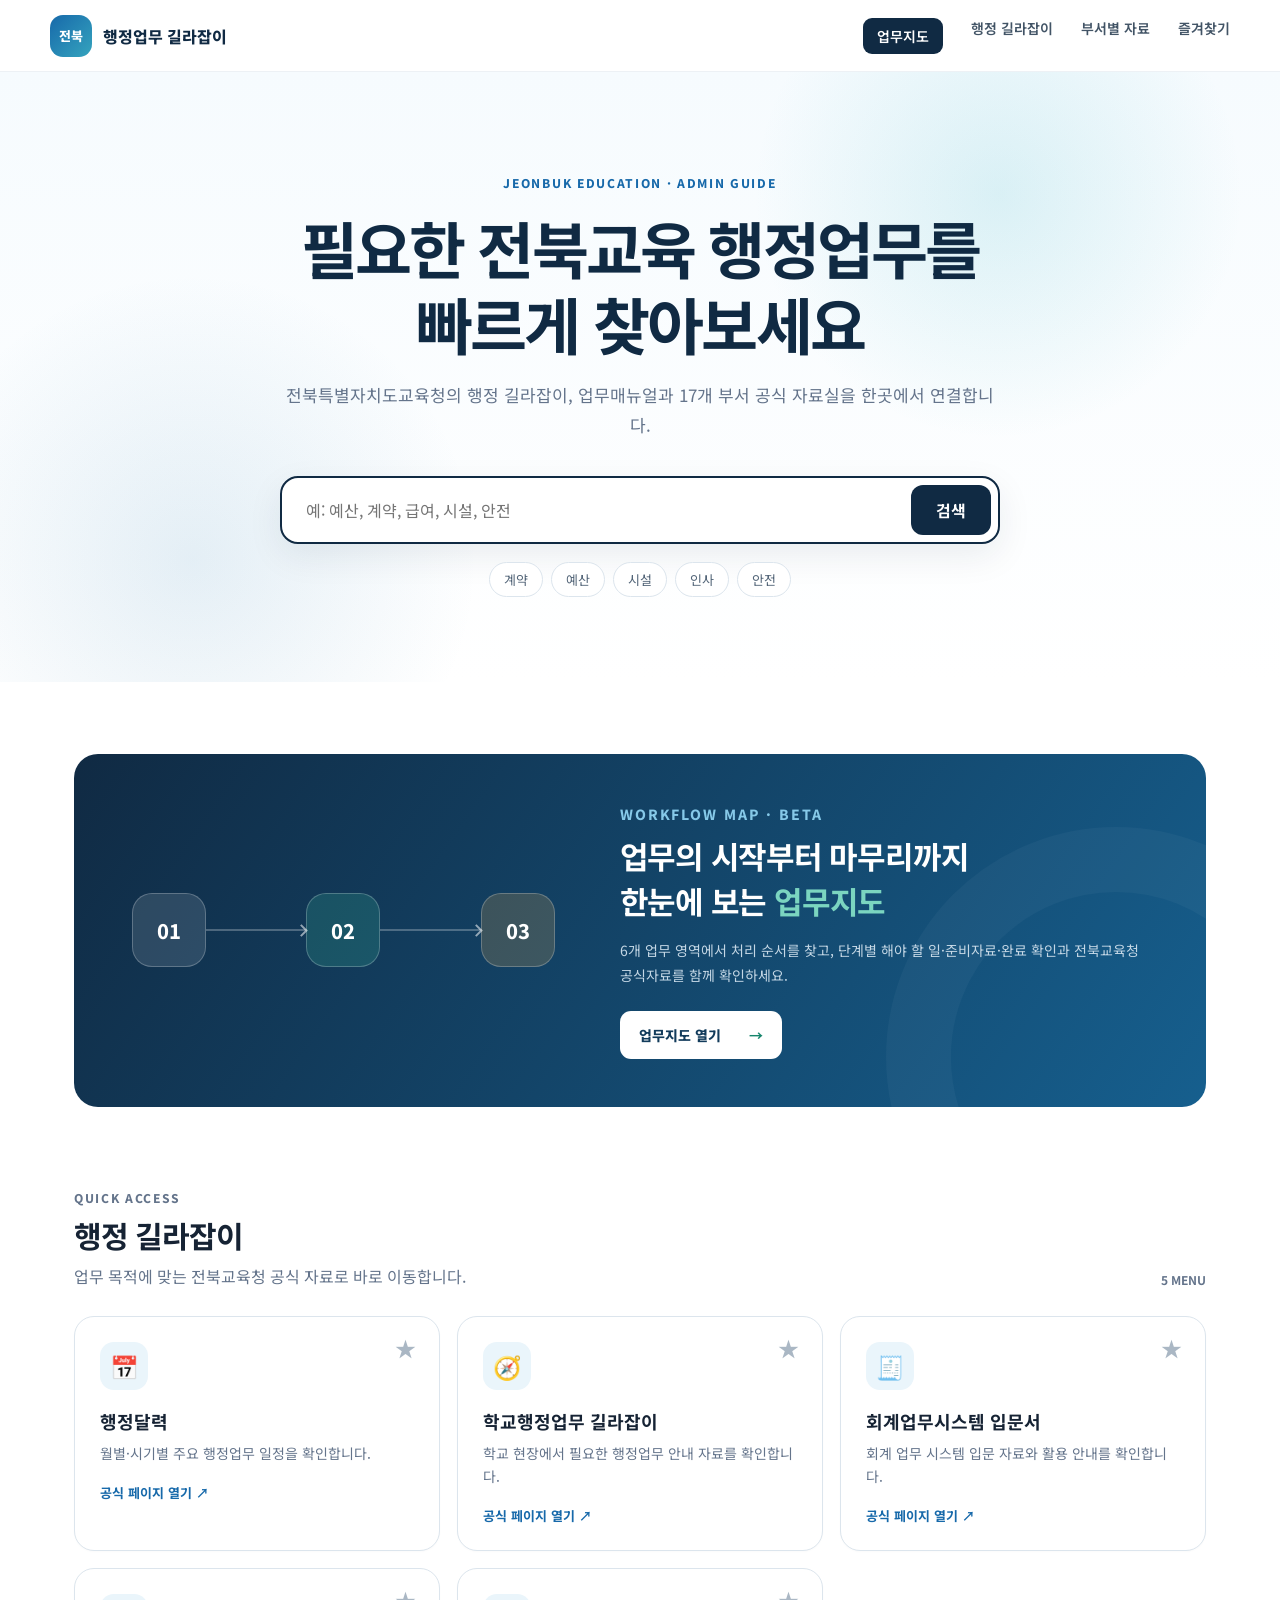
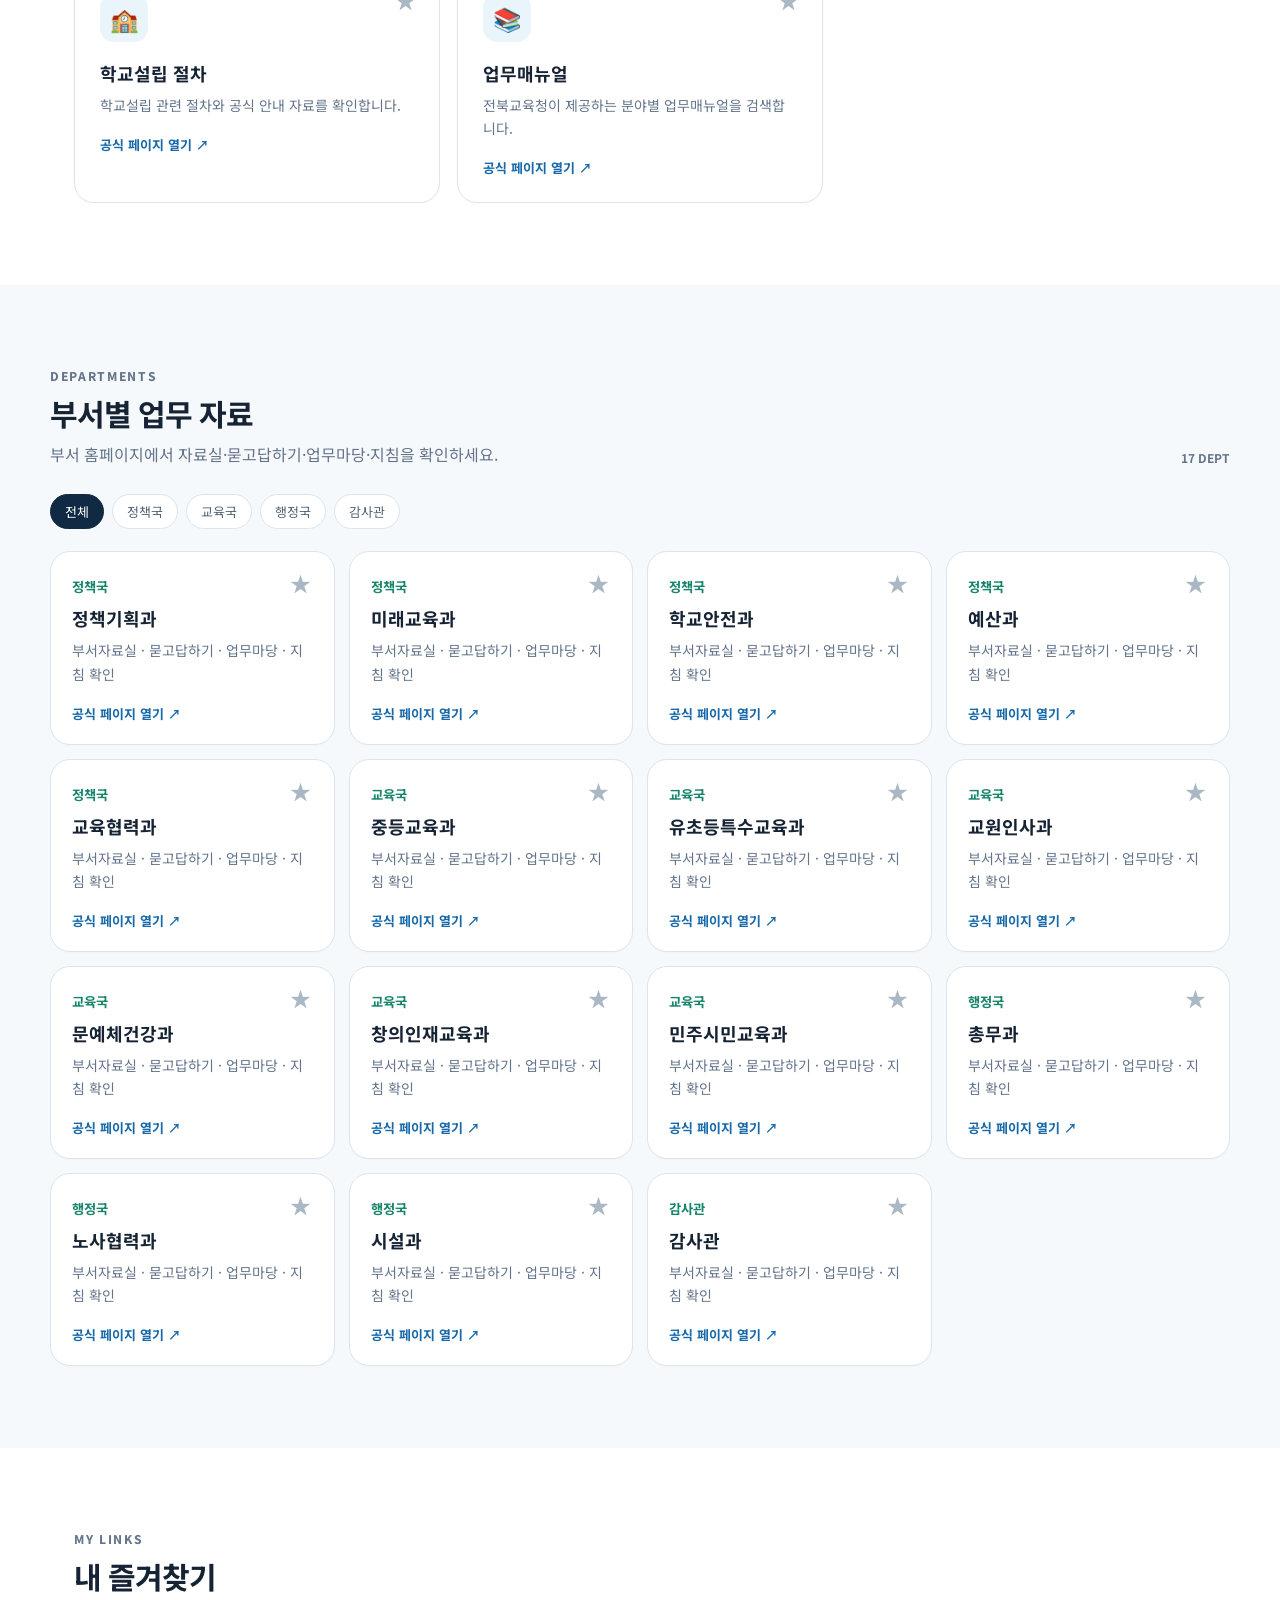
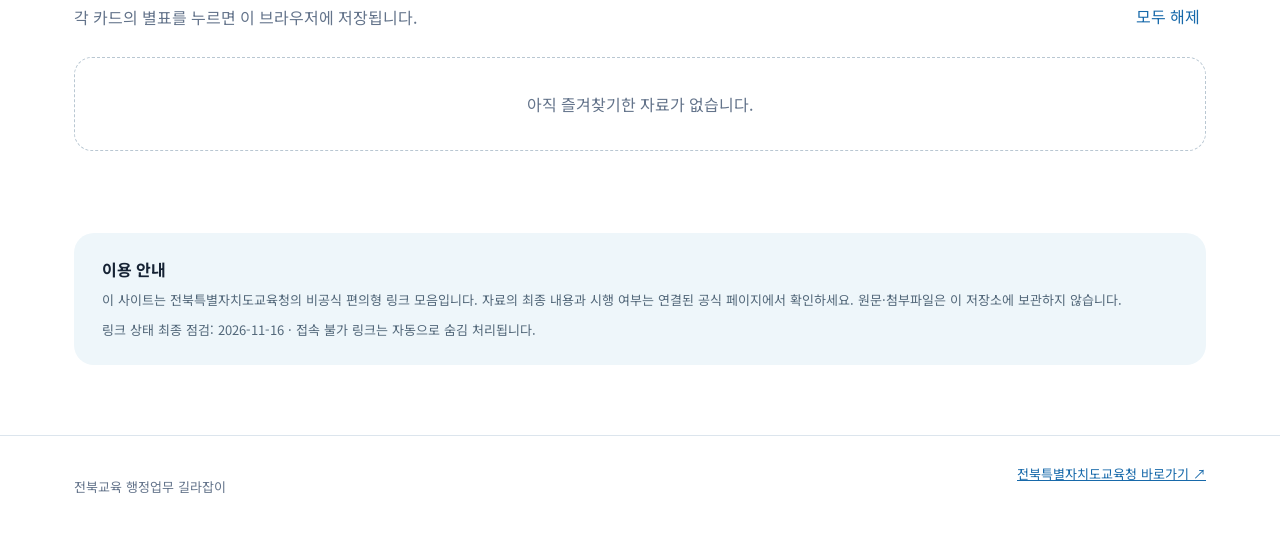
<file: index.html>
<!doctype html>
<html lang="ko">
<head>
  <meta charset="utf-8">
  <meta name="viewport" content="width=device-width,initial-scale=1">
  <meta name="description" content="전북특별자치도교육청 행정업무 공식 자료를 빠르게 찾는 길라잡이">
  <title>전북교육 행정업무 길라잡이</title>
  <link rel="preconnect" href="https://fonts.googleapis.com">
  <link rel="preconnect" href="https://fonts.gstatic.com" crossorigin>
  <link href="https://fonts.googleapis.com/css2?family=Noto+Sans+KR:wght@400;500;600;700;800&display=swap" rel="stylesheet">
  <link rel="stylesheet" href="styles.css">
</head>
<body>
  <a class="skip" href="#main">본문 바로가기</a>
  <header class="topbar">
    <a class="brand" href="./" aria-label="첫 화면"><span class="brand-mark">전북</span><span>행정업무 길라잡이</span></a>
    <nav aria-label="주요 메뉴"><a class="workflow-nav" href="workflow-map.html">업무지도</a><a href="#guide">행정 길라잡이</a><a href="#departments">부서별 자료</a><a href="#favorites">즐겨찾기</a></nav>
  </header>
  <main id="main">
    <section class="hero">
      <p class="eyebrow">JEONBUK EDUCATION · ADMIN GUIDE</p>
      <h1>필요한 전북교육 행정업무를<br>빠르게 찾아보세요</h1>
      <p class="lead">전북특별자치도교육청의 행정 길라잡이, 업무매뉴얼과 17개 부서 공식 자료실을 한곳에서 연결합니다.</p>
      <form class="search" id="searchForm" role="search">
        <label class="sr-only" for="searchInput">자료 검색</label>
        <input id="searchInput" type="search" placeholder="예: 예산, 계약, 급여, 시설, 안전" autocomplete="off">
        <button type="submit">검색</button>
      </form>
      <div class="chips" aria-label="추천 검색어"><button>계약</button><button>예산</button><button>시설</button><button>인사</button><button>안전</button></div>
    </section>

    <section class="workflow-feature" aria-labelledby="workflow-title">
      <div class="workflow-visual" aria-hidden="true"><span>01</span><i></i><span>02</span><i></i><span>03</span></div>
      <div><p class="kicker">WORKFLOW MAP · BETA</p><h2 id="workflow-title">업무의 시작부터 마무리까지<br>한눈에 보는 <em>업무지도</em></h2><p>6개 업무 영역에서 처리 순서를 찾고, 단계별 해야 할 일·준비자료·완료 확인과 전북교육청 공식자료를 함께 확인하세요.</p><a href="workflow-map.html">업무지도 열기 <b>→</b></a></div>
    </section>

    <section class="section" id="guide">
      <div class="section-head"><div><p class="kicker">QUICK ACCESS</p><h2>행정 길라잡이</h2><p>업무 목적에 맞는 전북교육청 공식 자료로 바로 이동합니다.</p></div><span class="count">5 MENU</span></div>
      <div class="card-grid" id="guideGrid"></div>
    </section>

    <section class="section tint" id="departments">
      <div class="section-head"><div><p class="kicker">DEPARTMENTS</p><h2>부서별 업무 자료</h2><p>부서 홈페이지에서 자료실·묻고답하기·업무마당·지침을 확인하세요.</p></div><span class="count">17 DEPT</span></div>
      <div class="filters" id="filters"><button class="active" data-group="전체">전체</button><button data-group="정책국">정책국</button><button data-group="교육국">교육국</button><button data-group="행정국">행정국</button><button data-group="독립">감사관</button></div>
      <div class="dept-grid" id="deptGrid"></div>
    </section>

    <section class="section" id="favorites">
      <div class="section-head"><div><p class="kicker">MY LINKS</p><h2>내 즐겨찾기</h2><p>각 카드의 별표를 누르면 이 브라우저에 저장됩니다.</p></div><button class="text-btn" id="clearFavorites">모두 해제</button></div>
      <div class="empty" id="favoriteGrid">아직 즐겨찾기한 자료가 없습니다.</div>
    </section>

    <section class="notice">
      <strong>이용 안내</strong>
      <p>이 사이트는 전북특별자치도교육청의 비공식 편의형 링크 모음입니다. 자료의 최종 내용과 시행 여부는 연결된 공식 페이지에서 확인하세요. 원문·첨부파일은 이 저장소에 보관하지 않습니다.</p>
      <p id="statusText">공식 링크 상태를 확인하는 중입니다.</p>
    </section>
  </main>
  <footer><p>전북교육 행정업무 길라잡이</p><a href="https://www.jbe.go.kr/" target="_blank" rel="noopener">전북특별자치도교육청 바로가기 ↗</a></footer>
  <div class="results" id="results" hidden><div class="results-panel"><div class="results-head"><h2>검색 결과</h2><button id="closeResults" aria-label="검색 결과 닫기">×</button></div><div id="resultList"></div></div></div>
  <script src="app.js"></script>
</body>
</html>
</file>
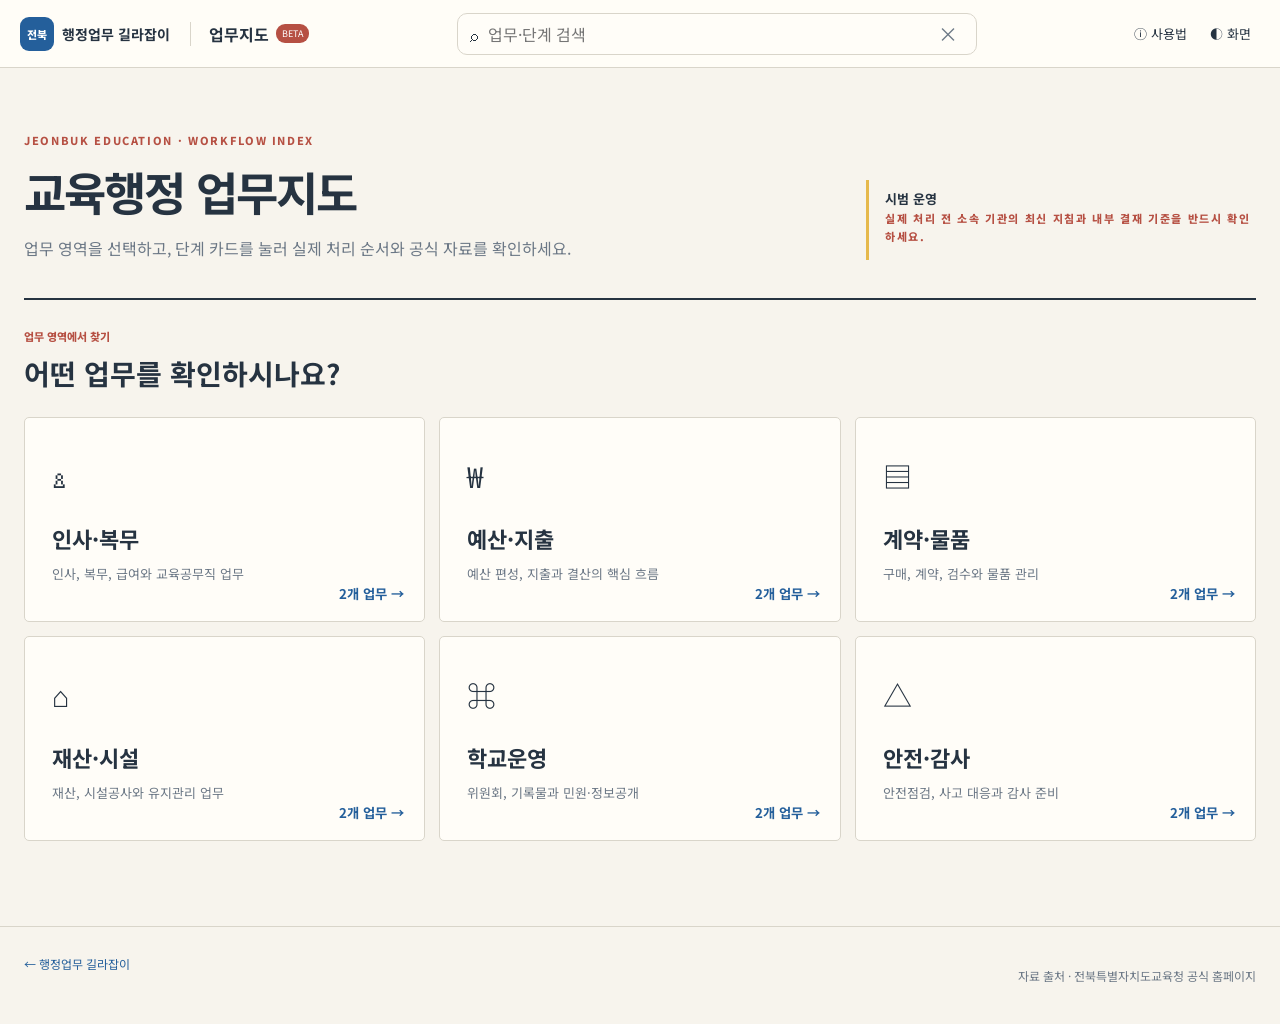
<file: workflow-map.html>
<!doctype html>
<html lang="ko">
<head>
  <meta charset="utf-8">
  <meta name="viewport" content="width=device-width,initial-scale=1">
  <meta name="description" content="전북교육 행정업무의 처리 순서와 공식 자료를 한눈에 확인하는 업무지도">
  <title>업무지도 | 전북교육 행정업무 길라잡이</title>
  <link rel="preconnect" href="https://fonts.googleapis.com">
  <link rel="preconnect" href="https://fonts.gstatic.com" crossorigin>
  <link href="https://fonts.googleapis.com/css2?family=Noto+Sans+KR:wght@400;500;600;700;800&display=swap" rel="stylesheet">
  <link rel="stylesheet" href="workflow-map.css">
</head>
<body>
  <a class="skip" href="#main">본문 바로가기</a>
  <header class="map-header">
    <a class="map-brand" href="./"><span>전북</span><b>행정업무 길라잡이</b></a>
    <div class="map-title"><strong>업무지도</strong><small>BETA</small></div>
    <label class="map-search"><span>⌕</span><input id="searchInput" type="search" placeholder="업무·단계 검색" aria-label="업무와 단계 검색"><button id="clearSearch" aria-label="검색어 지우기">×</button></label>
    <div class="header-actions"><button id="helpButton">ⓘ 사용법</button><button id="themeButton">◐ 화면</button></div>
  </header>

  <main id="main">
    <section class="map-intro">
      <div><p>JEONBUK EDUCATION · WORKFLOW INDEX</p><h1>교육행정 업무지도</h1><span>업무 영역을 선택하고, 단계 카드를 눌러 실제 처리 순서와 공식 자료를 확인하세요.</span></div>
      <div class="beta-note"><b>시범 운영</b><p>실제 처리 전 소속 기관의 최신 지침과 내부 결재 기준을 반드시 확인하세요.</p></div>
    </section>

    <section class="area-section" id="areaSection">
      <div class="section-label"><span>업무 영역에서 찾기</span><h2>어떤 업무를 확인하시나요?</h2></div>
      <div class="area-grid" id="areaGrid"></div>
    </section>

    <section class="workspace" id="workspace" hidden>
      <div class="workspace-top">
        <button id="backButton">← 전체 업무</button>
        <div><p id="areaName"></p><h2 id="workTitle"></h2><span id="workDesc"></span></div>
        <button id="resourceButton">관련 자료 <b id="resourceCount">0</b></button>
      </div>
      <div class="work-tabs" id="workTabs" role="tablist"></div>
      <div class="flow-toolbar">
        <div><b>업무 처리 흐름</b><span>단계를 선택하면 상세 내용이 열립니다.</span></div>
        <div class="legend"><span class="dot do"></span>처리 <span class="dot check"></span>확인 <span class="dot approve"></span>승인</div>
      </div>
      <div class="flow-layout">
        <div class="flow-panel"><div class="flow-list" id="flowList"></div></div>
        <aside class="detail-panel" id="detailPanel">
          <div class="detail-empty"><span>☞</span><b>단계를 선택하세요</b><p>해야 할 일, 준비자료와 완료 확인사항을 볼 수 있습니다.</p></div>
        </aside>
      </div>
      <section class="related" id="related">
        <div><p>OFFICIAL RESOURCES</p><h2>관련 업무 자료</h2><span>전북특별자치도교육청의 공식 게시판 원문으로 연결됩니다.</span></div>
        <div id="resourceList"></div>
      </section>
    </section>

    <section class="search-results" id="searchResults" hidden>
      <div class="section-label"><span>SEARCH RESULTS</span><h2>검색 결과 <b id="searchCount">0</b></h2></div>
      <div id="searchList"></div>
    </section>
  </main>

  <dialog id="helpDialog">
    <div class="dialog-head"><div><p>처음이라면 1분</p><h2>업무지도 사용법</h2></div><button id="closeHelp" aria-label="닫기">×</button></div>
    <ol><li><b>업무 영역 선택</b><span>6개 영역에서 확인할 업무를 고릅니다.</span></li><li><b>세부 업무 선택</b><span>상단 탭에서 실제 처리할 업무를 선택합니다.</span></li><li><b>단계 카드 확인</b><span>순서에 따라 카드를 누르고 상세 내용을 확인합니다.</span></li><li><b>공식 원문 확인</b><span>관련 자료에서 최신 지침과 시행 여부를 확인합니다.</span></li></ol>
    <button class="primary" id="startButton">업무지도 둘러보기</button>
  </dialog>
  <footer><a href="./">← 행정업무 길라잡이</a><p>자료 출처 · 전북특별자치도교육청 공식 홈페이지</p></footer>
  <script src="workflow-map.js"></script>
</body>
</html>
</file>
<file: styles.css>
:root{--navy:#102a43;--blue:#1769aa;--sky:#eaf5fb;--green:#17856b;--ink:#162334;--muted:#64748b;--line:#dce5ed;--white:#fff;--shadow:0 12px 35px rgba(16,42,67,.08)}*{box-sizing:border-box}html{scroll-behavior:smooth}body{margin:0;font-family:"Noto Sans KR",sans-serif;color:var(--ink);background:#fff}button,input{font:inherit}.skip{position:absolute;left:-9999px}.skip:focus{left:16px;top:12px;z-index:99;background:#fff;padding:10px}.topbar{height:72px;display:flex;align-items:center;justify-content:space-between;padding:0 max(24px,calc((100vw - 1180px)/2));border-bottom:1px solid #edf1f5;position:sticky;top:0;background:rgba(255,255,255,.96);backdrop-filter:blur(12px);z-index:20}.brand{display:flex;align-items:center;gap:11px;color:var(--navy);font-weight:800;text-decoration:none}.brand-mark{display:grid;place-items:center;width:42px;height:42px;border-radius:13px;background:linear-gradient(135deg,var(--blue),#35a4be);color:#fff;font-size:13px}.topbar nav{display:flex;gap:28px}.topbar nav a{color:#425466;text-decoration:none;font-size:14px;font-weight:600}.hero{padding:90px 24px 85px;text-align:center;background:radial-gradient(circle at 78% 20%,rgba(67,183,201,.17),transparent 22%),radial-gradient(circle at 15% 80%,rgba(45,126,178,.12),transparent 24%),linear-gradient(180deg,#f6fbfe,#fff)}.eyebrow,.kicker{font-size:12px;letter-spacing:.14em;color:var(--blue);font-weight:800}.hero h1{font-size:clamp(36px,5vw,62px);line-height:1.23;letter-spacing:-.045em;margin:18px 0;color:var(--navy)}.lead{color:var(--muted);font-size:17px;margin:0 auto 35px;max-width:720px;line-height:1.8}.search{max-width:720px;margin:auto;background:#fff;border:2px solid var(--navy);border-radius:18px;padding:7px;display:flex;box-shadow:var(--shadow)}.search input{flex:1;border:0;outline:0;padding:13px 17px;min-width:0}.search button{border:0;border-radius:12px;background:var(--navy);color:#fff;padding:0 25px;font-weight:700;cursor:pointer}.chips{display:flex;justify-content:center;gap:8px;margin-top:18px;flex-wrap:wrap}.chips button,.filters button{border:1px solid var(--line);background:#fff;color:#526477;border-radius:999px;padding:7px 14px;font-size:13px;cursor:pointer}.section{max-width:1180px;margin:auto;padding:82px 24px}.section.tint{max-width:none;padding-left:max(24px,calc((100vw - 1180px)/2));padding-right:max(24px,calc((100vw - 1180px)/2));background:#f6f9fb}.section-head{display:flex;justify-content:space-between;align-items:end;margin-bottom:28px}.section-head h2{font-size:30px;letter-spacing:-.035em;margin:7px 0}.section-head p{color:var(--muted);margin:0}.kicker{margin:0!important}.count{font-size:12px;color:var(--muted);font-weight:700}.card-grid{display:grid;grid-template-columns:repeat(3,1fr);gap:17px}.card,.dept-card{position:relative;background:#fff;border:1px solid var(--line);border-radius:20px;padding:25px;text-decoration:none;color:inherit;transition:.2s;box-shadow:0 1px 2px rgba(16,42,67,.02)}.card:hover,.dept-card:hover{transform:translateY(-4px);border-color:#9bc6dd;box-shadow:var(--shadow)}.icon{width:48px;height:48px;border-radius:14px;display:grid;place-items:center;background:var(--sky);font-size:23px;margin-bottom:18px}.card h3,.dept-card h3{margin:0 0 8px;font-size:18px}.card p,.dept-card p{margin:0;color:var(--muted);font-size:14px;line-height:1.65}.open{display:block;color:var(--blue);font-size:13px;font-weight:700;margin-top:18px}.fav{position:absolute;right:17px;top:15px;border:0;background:transparent;color:#aab7c4;font-size:21px;cursor:pointer;z-index:2}.fav.on{color:#f2a900}.filters{display:flex;gap:8px;margin-bottom:22px;flex-wrap:wrap}.filters button.active{background:var(--navy);color:#fff;border-color:var(--navy)}.dept-grid{display:grid;grid-template-columns:repeat(4,1fr);gap:14px}.dept-card{padding:21px}.dept-card small{display:inline-block;color:var(--green);font-weight:700;margin-bottom:9px}.text-btn{border:0;background:none;color:var(--blue);cursor:pointer}.empty{border:1px dashed #b9c7d2;border-radius:18px;padding:34px;text-align:center;color:var(--muted)}.notice{max-width:1132px;margin:0 auto 70px;background:#eef6fa;border-radius:20px;padding:24px 28px}.notice p{font-size:13px;color:#53687a;line-height:1.7;margin:8px 0 0}footer{border-top:1px solid var(--line);padding:28px max(24px,calc((100vw - 1132px)/2));display:flex;justify-content:space-between;color:var(--muted);font-size:13px}footer a{color:var(--blue)}.results{position:fixed;inset:0;background:rgba(9,24,38,.55);z-index:50;padding:5vh 20px}.results-panel{max-width:780px;max-height:90vh;overflow:auto;margin:auto;background:#fff;border-radius:22px;padding:26px}.results-head{display:flex;justify-content:space-between}.results-head button{border:0;background:none;font-size:30px;cursor:pointer}.result-item{display:block;padding:18px 4px;border-top:1px solid var(--line);text-decoration:none;color:inherit}.result-item small{color:var(--green)}.result-item p{color:var(--muted);font-size:13px;margin:5px 0}.sr-only{position:absolute;width:1px;height:1px;padding:0;margin:-1px;overflow:hidden;clip:rect(0,0,0,0);white-space:nowrap;border:0}@media(max-width:850px){.topbar nav{display:none}.card-grid{grid-template-columns:repeat(2,1fr)}.dept-grid{grid-template-columns:repeat(2,1fr)}}@media(max-width:560px){.hero{padding-top:64px}.hero h1{font-size:36px}.search button{padding:0 17px}.card-grid,.dept-grid{grid-template-columns:1fr}.section{padding-top:60px;padding-bottom:60px}.section-head{align-items:start}.count{display:none}footer{display:block}.topbar{height:64px}.notice{margin:0 20px 50px}}

.workflow-nav{color:#fff!important;background:var(--navy);padding:8px 14px;border-radius:9px}.workflow-feature{max-width:1132px;margin:72px auto 0;min-height:310px;border-radius:24px;background:linear-gradient(125deg,#102a43,#165f8e);color:#fff;padding:48px 58px;display:grid;grid-template-columns:1fr 1.25fr;gap:65px;align-items:center;overflow:hidden;position:relative}.workflow-feature:after{content:"";position:absolute;width:330px;height:330px;border:65px solid rgba(255,255,255,.035);border-radius:50%;right:-140px;bottom:-180px}.workflow-feature .kicker{color:#86c9e8}.workflow-feature h2{font-size:31px;line-height:1.45;letter-spacing:-.04em;margin:8px 0 14px}.workflow-feature h2 em{font-style:normal;color:#7bd5c0}.workflow-feature p{color:#c4d7e5;font-size:14px;line-height:1.75;margin:0 0 24px}.workflow-feature a{display:inline-flex;align-items:center;gap:28px;background:#fff;color:#123b5b;text-decoration:none;padding:14px 19px;border-radius:11px;font-weight:800;font-size:14px;position:relative;z-index:2}.workflow-feature a b{color:#16856c}.workflow-visual{display:flex;align-items:center;position:relative;z-index:1}.workflow-visual span{width:74px;height:74px;border-radius:20px;background:rgba(255,255,255,.12);border:1px solid rgba(255,255,255,.23);display:grid;place-items:center;font-size:20px;font-weight:800}.workflow-visual span:nth-of-type(2){background:rgba(54,181,150,.22)}.workflow-visual span:nth-of-type(3){background:rgba(255,184,77,.18)}.workflow-visual i{height:2px;flex:1;background:rgba(255,255,255,.25);position:relative}.workflow-visual i:after{content:"";position:absolute;right:0;top:-3px;width:7px;height:7px;border-top:2px solid rgba(255,255,255,.55);border-right:2px solid rgba(255,255,255,.55);transform:rotate(45deg)}@media(max-width:850px){.workflow-feature{margin-left:24px;margin-right:24px;grid-template-columns:1fr;padding:42px}.workflow-visual{max-width:430px}.workflow-nav{display:block!important}}@media(max-width:560px){.workflow-feature{margin:42px 16px 0;padding:31px 24px;gap:32px}.workflow-feature h2{font-size:25px}.workflow-visual span{width:58px;height:58px;border-radius:15px}.workflow-feature a{width:100%;justify-content:space-between}}
</file>
<file: workflow-map.css>
:root{--paper:#f7f4ed;--card:#fffdf8;--ink:#263341;--muted:#6c7886;--line:#d9d5ca;--blue:#245f9b;--red:#b65043;--green:#34765f;--yellow:#e6b94c;--shadow:0 14px 40px rgba(44,52,61,.09)}*{box-sizing:border-box}html{scroll-behavior:smooth}body{margin:0;background:var(--paper);color:var(--ink);font-family:"Noto Sans KR",sans-serif}body.dark{--paper:#18212b;--card:#222e39;--ink:#edf2f6;--muted:#a8b4bf;--line:#3b4855;--shadow:0 14px 40px rgba(0,0,0,.22)}button,input{font:inherit}.skip{position:absolute;left:-9999px}.skip:focus{left:15px;top:10px;z-index:99;background:#fff;padding:10px}.map-header{min-height:68px;display:flex;align-items:center;gap:20px;padding:10px max(20px,calc((100vw - 1320px)/2));border-bottom:1px solid var(--line);background:color-mix(in srgb,var(--card) 94%,transparent);position:sticky;top:0;z-index:20;backdrop-filter:blur(12px)}.map-brand{display:flex;align-items:center;gap:8px;color:var(--ink);text-decoration:none;white-space:nowrap}.map-brand span{display:grid;place-items:center;width:34px;height:34px;border-radius:9px;background:var(--blue);color:#fff;font-size:11px;font-weight:800}.map-brand b{font-size:14px}.map-title{display:flex;align-items:center;gap:7px;padding-left:18px;border-left:1px solid var(--line);white-space:nowrap}.map-title small{font-size:9px;color:#fff;background:var(--red);border-radius:9px;padding:3px 6px}.map-search{height:42px;max-width:520px;flex:1;margin:auto;border:1px solid var(--line);border-radius:10px;background:var(--card);display:flex;align-items:center;padding:0 12px;gap:8px}.map-search input{border:0;outline:0;background:transparent;color:var(--ink);flex:1;min-width:0}.map-search button{border:0;background:transparent;color:var(--muted);font-size:20px}.header-actions{display:flex;gap:5px}.header-actions button{border:0;background:transparent;color:var(--ink);padding:9px;font-size:13px;cursor:pointer}.map-intro,.area-section,.workspace,.search-results{max-width:1320px;margin:auto;padding-left:24px;padding-right:24px}.map-intro{padding-top:64px;padding-bottom:38px;display:flex;justify-content:space-between;align-items:flex-end;gap:30px}.map-intro>div>p,.related>div>p{font-size:11px;letter-spacing:.15em;color:var(--red);font-weight:800;margin:0 0 10px}.map-intro h1{font-family:Georgia,"Noto Sans KR",serif;font-size:46px;letter-spacing:-.04em;margin:0 0 12px}.map-intro>div>span{color:var(--muted)}.beta-note{max-width:390px;border-left:3px solid var(--yellow);padding:5px 0 5px 16px}.beta-note b{font-size:13px}.beta-note p{font-size:12px;color:var(--muted);line-height:1.65;margin:6px 0 0}.area-section{padding-bottom:85px}.section-label{border-top:2px solid var(--ink);padding-top:22px;margin-bottom:24px}.section-label>span{font-size:11px;color:var(--red);font-weight:800}.section-label h2{font-family:Georgia,"Noto Sans KR",serif;font-size:28px;margin:7px 0}.area-grid{display:grid;grid-template-columns:repeat(3,1fr);gap:14px}.area-card{min-height:205px;border:1px solid var(--line);border-radius:5px;background:var(--card);padding:27px;text-align:left;cursor:pointer;color:var(--ink);position:relative;transition:.18s}.area-card:hover{transform:translateY(-3px);box-shadow:var(--shadow);border-color:var(--blue)}.area-card .area-icon{font-size:29px;display:block;margin-bottom:26px}.area-card h3{font-family:Georgia,"Noto Sans KR",serif;font-size:22px;margin:0 0 9px}.area-card p{font-size:13px;color:var(--muted);line-height:1.7;margin:0}.area-card small{position:absolute;bottom:18px;right:20px;color:var(--blue);font-weight:700}.workspace{padding-bottom:90px}.workspace-top{border-top:2px solid var(--ink);padding:24px 0 20px;display:grid;grid-template-columns:140px 1fr auto;align-items:start;gap:20px}.workspace-top>button{border:1px solid var(--line);background:var(--card);color:var(--ink);border-radius:6px;padding:10px;cursor:pointer}.workspace-top p{font-size:11px;color:var(--red);font-weight:800;margin:0 0 4px}.workspace-top h2{font-family:Georgia,"Noto Sans KR",serif;font-size:32px;margin:0 0 8px}.workspace-top span{color:var(--muted);font-size:13px}.workspace-top #resourceButton{color:var(--blue)}.work-tabs{display:flex;gap:7px;overflow:auto;padding:13px 0 22px;border-bottom:1px solid var(--line)}.work-tabs button{border:1px solid var(--line);background:var(--card);color:var(--ink);border-radius:99px;padding:9px 16px;cursor:pointer;white-space:nowrap}.work-tabs button.active{background:var(--ink);color:var(--card);border-color:var(--ink)}.flow-toolbar{display:flex;justify-content:space-between;align-items:center;padding:25px 0 16px}.flow-toolbar>div:first-child{display:flex;align-items:baseline;gap:12px}.flow-toolbar span{color:var(--muted);font-size:12px}.legend{display:flex;align-items:center;gap:6px;font-size:11px;color:var(--muted)}.dot{width:9px;height:9px;border-radius:50%;margin-left:9px}.dot.do{background:var(--blue)}.dot.check{background:var(--green)}.dot.approve{background:var(--red)}.flow-layout{display:grid;grid-template-columns:minmax(0,1.4fr) minmax(340px,.75fr);gap:16px;align-items:start}.flow-panel,.detail-panel{border:1px solid var(--line);background:var(--card);border-radius:5px;min-height:520px}.flow-panel{padding:30px}.flow-list{display:flex;flex-direction:column;align-items:center}.step-card{width:min(570px,100%);border:1px solid var(--line);background:var(--card);color:var(--ink);text-align:left;padding:18px 20px;border-radius:6px;cursor:pointer;display:grid;grid-template-columns:42px 1fr auto;gap:13px;align-items:center;transition:.15s}.step-card:hover,.step-card.active{border-color:var(--blue);box-shadow:0 5px 18px rgba(36,95,155,.12)}.step-num{width:36px;height:36px;border-radius:50%;display:grid;place-items:center;color:#fff;background:var(--blue);font-weight:800;font-size:12px}.step-card[data-type=check] .step-num{background:var(--green)}.step-card[data-type=approve] .step-num{background:var(--red)}.step-card b{display:block;font-size:15px}.step-card small{color:var(--muted);font-size:11px}.step-card i{font-style:normal;color:var(--muted)}.flow-arrow{height:30px;width:1px;background:var(--line);position:relative}.flow-arrow:after{content:"";position:absolute;bottom:-1px;left:-3px;width:7px;height:7px;border-right:1px solid var(--muted);border-bottom:1px solid var(--muted);transform:rotate(45deg)}.detail-panel{position:sticky;top:88px;overflow:hidden}.detail-empty{min-height:518px;display:flex;flex-direction:column;align-items:center;justify-content:center;text-align:center;color:var(--muted);padding:30px}.detail-empty>span{font-size:35px;margin-bottom:12px}.detail-empty p{font-size:12px}.detail-content header{padding:25px;border-bottom:1px solid var(--line);background:color-mix(in srgb,var(--blue) 7%,var(--card))}.detail-content header small{color:var(--blue);font-weight:800}.detail-content h3{font-size:22px;margin:8px 0}.detail-content>div{padding:23px}.detail-block{margin-bottom:22px}.detail-block h4{font-size:12px;color:var(--red);margin:0 0 9px}.detail-block p,.detail-block li{color:var(--muted);font-size:13px;line-height:1.75}.detail-block ul{margin:0;padding-left:19px}.complete{background:color-mix(in srgb,var(--green) 9%,var(--card));border-left:3px solid var(--green);padding:13px;color:var(--green)!important}.related{margin-top:60px;border-top:2px solid var(--ink);padding-top:25px;display:grid;grid-template-columns:280px 1fr;gap:45px}.related h2{font-family:Georgia,"Noto Sans KR",serif;font-size:25px;margin:4px 0 9px}.related span{color:var(--muted);font-size:12px}.resource-link{display:flex;justify-content:space-between;gap:20px;border-bottom:1px solid var(--line);padding:16px 6px;color:var(--ink);text-decoration:none}.resource-link small{color:var(--blue)}.resource-link b{font-size:14px}.search-results{padding-top:50px;padding-bottom:85px}.search-results #searchList{border-top:1px solid var(--line)}.search-item{display:grid;grid-template-columns:130px 1fr auto;gap:20px;padding:18px 8px;border-bottom:1px solid var(--line);background:transparent;color:var(--ink);width:100%;text-align:left;cursor:pointer;border-left:0;border-right:0;border-top:0}.search-item span{color:var(--red);font-size:11px}.search-item small{color:var(--muted)}dialog{width:min(650px,calc(100% - 30px));border:0;border-radius:8px;background:var(--card);color:var(--ink);padding:30px;box-shadow:0 25px 80px rgba(0,0,0,.3)}dialog::backdrop{background:rgba(17,25,34,.62)}.dialog-head{display:flex;justify-content:space-between}.dialog-head p{font-size:11px;color:var(--red);margin:0}.dialog-head h2{font-family:Georgia,"Noto Sans KR",serif;margin:5px 0}.dialog-head button{border:0;background:transparent;color:var(--ink);font-size:27px}.dialog-head+ol{list-style:none;padding:0;display:grid;grid-template-columns:1fr 1fr;gap:10px;counter-reset:n}.dialog-head+ol li{border:1px solid var(--line);padding:16px;display:flex;flex-direction:column;gap:6px;counter-increment:n}.dialog-head+ol li:before{content:counter(n);color:var(--red);font-size:11px;font-weight:800}.dialog-head+ol span{font-size:12px;color:var(--muted);line-height:1.6}.primary{width:100%;border:0;background:var(--ink);color:var(--card);padding:13px;margin-top:10px;border-radius:5px;cursor:pointer}footer{border-top:1px solid var(--line);padding:28px max(24px,calc((100vw - 1272px)/2));display:flex;justify-content:space-between;color:var(--muted);font-size:12px}footer a{color:var(--blue);text-decoration:none}@media(max-width:900px){.map-title{display:none}.area-grid{grid-template-columns:1fr 1fr}.flow-layout{grid-template-columns:1fr}.detail-panel{position:static}.related{grid-template-columns:1fr}.workspace-top{grid-template-columns:100px 1fr}.workspace-top #resourceButton{grid-column:2}.header-actions button{font-size:0}.header-actions button:first-child:before{content:"ⓘ";font-size:18px}.header-actions button:last-child:before{content:"◐";font-size:18px}}@media(max-width:600px){.map-header{gap:8px}.map-brand b{display:none}.map-search{height:39px}.map-intro{padding-top:40px;display:block}.map-intro h1{font-size:36px}.beta-note{margin-top:25px}.area-grid{grid-template-columns:1fr}.area-card{min-height:180px}.workspace-top{grid-template-columns:1fr}.workspace-top>button{justify-self:start}.workspace-top #resourceButton{grid-column:1}.flow-toolbar{align-items:flex-start;gap:14px}.flow-toolbar>div:first-child{display:block}.legend{display:none}.flow-panel{padding:18px}.step-card{grid-template-columns:38px 1fr}.step-card i{display:none}.dialog-head+ol{grid-template-columns:1fr}footer{display:block}.search-item{grid-template-columns:1fr;gap:5px}}
</file>
